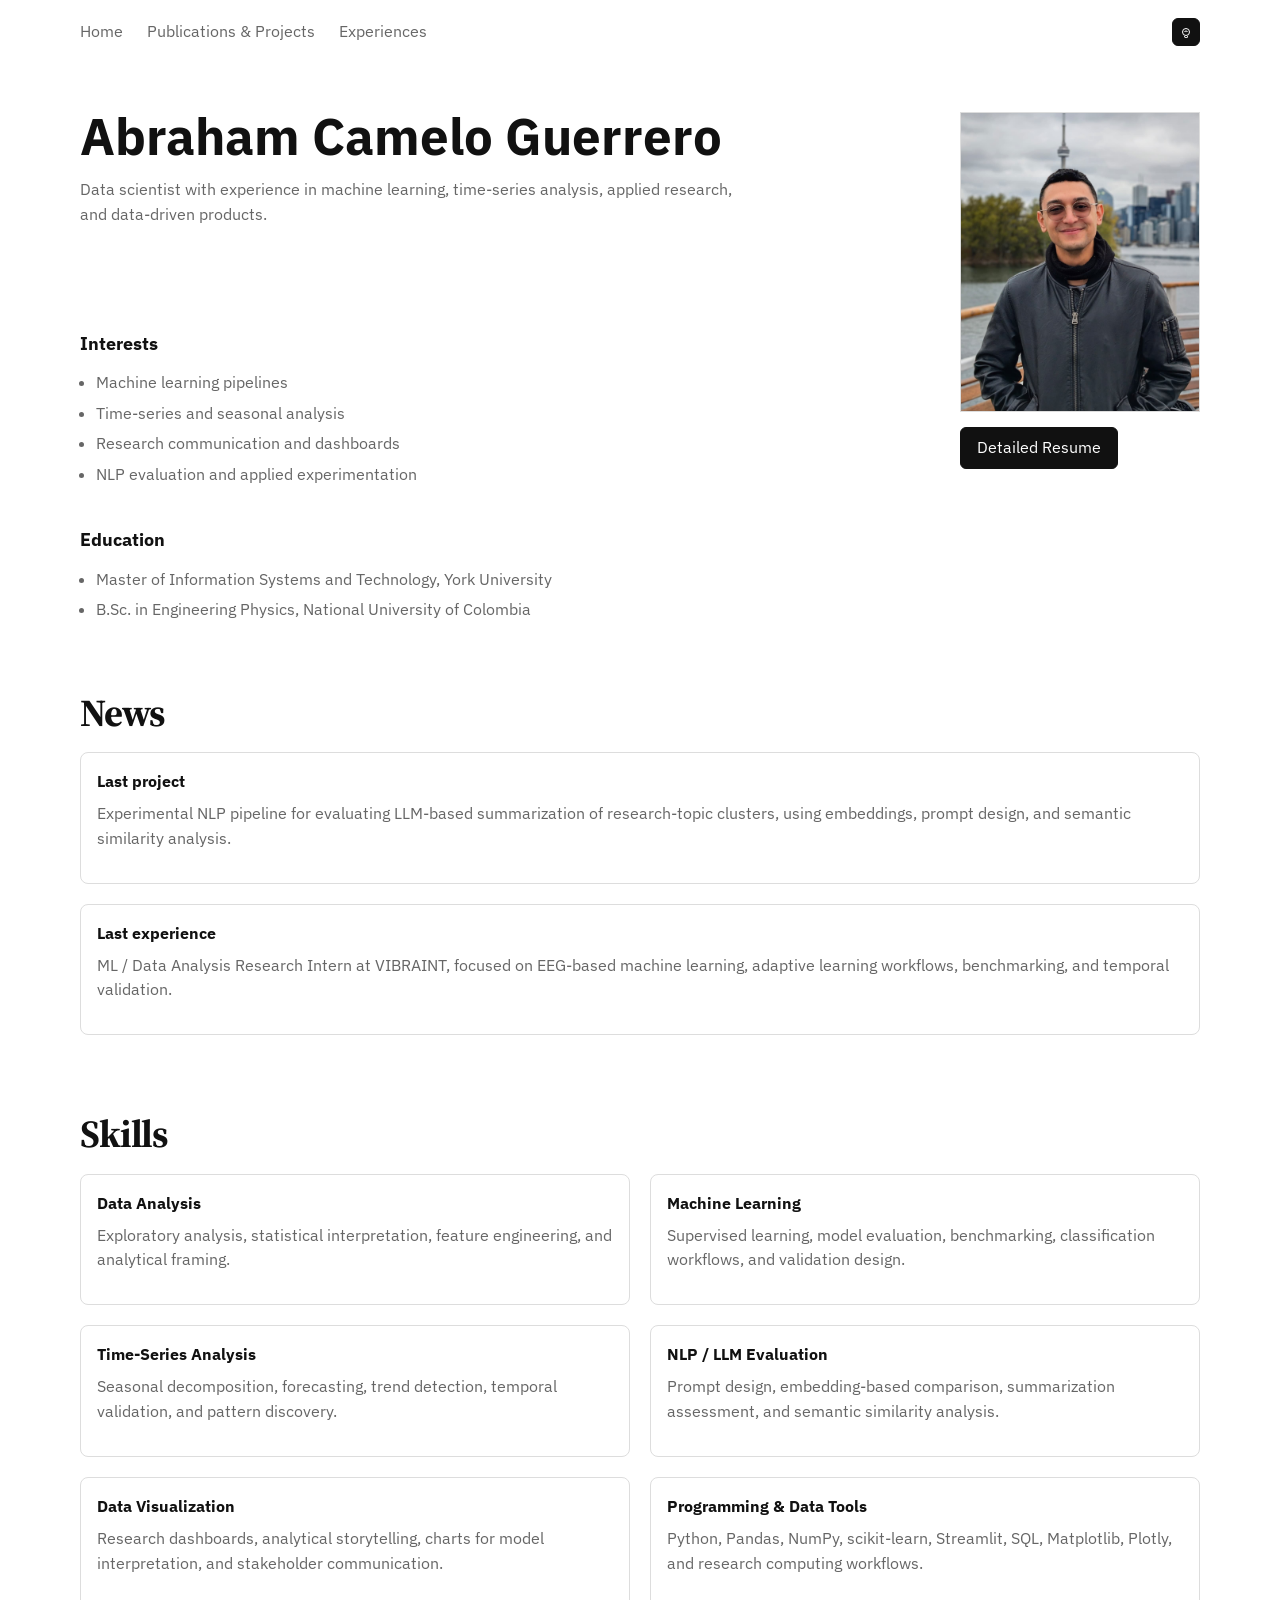
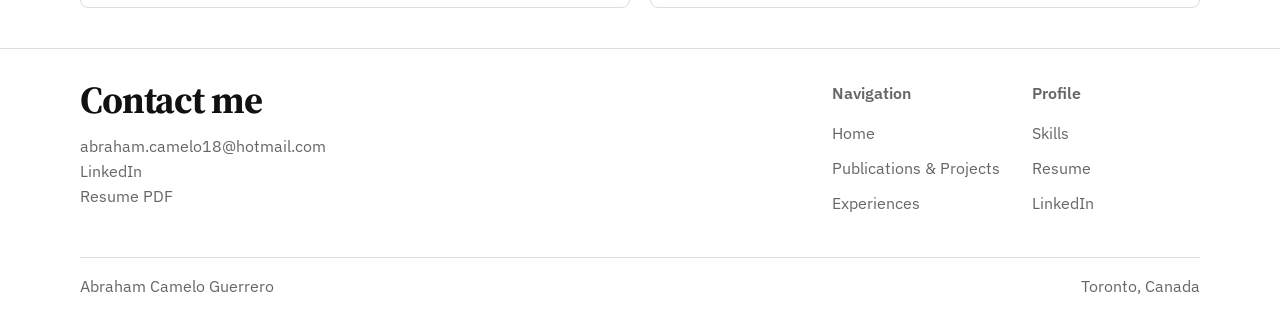
<file: index.html>
<!DOCTYPE html>
<html lang="en">
<head>
  <meta charset="UTF-8">
  <meta name="viewport" content="width=device-width, initial-scale=1.0">
  <meta
    name="description"
    content="Portfolio of Abraham Camelo Guerrero, a data scientist focused on machine learning, time-series analysis, and research-driven data products."
  >
  <title>Abraham Camelo Guerrero | Data Scientist</title>
  <link rel="preconnect" href="https://fonts.googleapis.com">
  <link rel="preconnect" href="https://fonts.gstatic.com" crossorigin>
  <link
    href="https://fonts.googleapis.com/css2?family=IBM+Plex+Sans:wght@400;500;600;700&family=Source+Serif+4:wght@600;700&display=swap"
    rel="stylesheet"
  >
  <link rel="stylesheet" href="styles.css">
</head>
<body>
  <header class="site-header">
    <div class="container header-inner">
      <nav class="site-nav" id="site-nav" aria-label="Primary">
        <a href="index.html">Home</a>
        <a href="work.html">Publications &amp; Projects</a>
        <a href="experience.html">Experiences</a>
      </nav>

      <div class="header-actions">
        <button class="theme-toggle" type="button" aria-label="Switch to dark mode" title="Switch theme">
          <span class="theme-icon" aria-hidden="true"></span>
        </button>
      </div>
    </div>
  </header>

  <main id="top">
    <section class="hero">
      <div class="container hero-grid">
        <div class="hero-intro">
          <h1>Abraham Camelo Guerrero</h1>
          <p class="hero-subtitle">
            Data scientist with experience in machine learning, time-series analysis, applied research,
            and data-driven products.
          </p>
        </div>

        <aside class="hero-aside">
          <img
            class="hero-photo"
            src="assets/me.jpeg"
            alt="Portrait of Abraham Camelo Guerrero"
          >
          <a class="button" href="assets/resume.pdf" target="_blank" rel="noreferrer">Detailed Resume</a>
        </aside>

        <div class="hero-copy">

          <section class="hero-block">
            <h2>Interests</h2>
            <ul class="simple-list">
              <li>Machine learning pipelines</li>
              <li>Time-series and seasonal analysis</li>
              <li>Research communication and dashboards</li>
              <li>NLP evaluation and applied experimentation</li>
            </ul>
          </section>

          <section class="hero-block">
            <h2>Education</h2>
            <ul class="simple-list">
              <li>Master of Information Systems and Technology, York University</li>
              <li>B.Sc. in Engineering Physics, National University of Colombia</li>
            </ul>
          </section>
        </div>
      </div>
    </section>

    <section class="section" id="news">
      <div class="container">
        <h2 class="section-title">News</h2>
        <div class="stack">
          <article class="card news-card">
            <h3>Last project</h3>
            <p>
              Experimental NLP pipeline for evaluating LLM-based summarization of research-topic clusters,
              using embeddings, prompt design, and semantic similarity analysis.
            </p>
          </article>

          <article class="card news-card">
            <h3>Last experience</h3>
            <p>
              ML / Data Analysis Research Intern at VIBRAINT, focused on EEG-based machine learning,
              adaptive learning workflows, benchmarking, and temporal validation.
            </p>
          </article>
        </div>
      </div>
    </section>

    <section class="section" id="skills">
      <div class="container">
        <h2 class="section-title">Skills</h2>
        <div class="grid cards-2">
          <article class="card skill-card">
            <h3>Data Analysis</h3>
            <p>Exploratory analysis, statistical interpretation, feature engineering, and analytical framing.</p>
          </article>
          <article class="card skill-card">
            <h3>Machine Learning</h3>
            <p>Supervised learning, model evaluation, benchmarking, classification workflows, and validation design.</p>
          </article>
          <article class="card skill-card">
            <h3>Time-Series Analysis</h3>
            <p>Seasonal decomposition, forecasting, trend detection, temporal validation, and pattern discovery.</p>
          </article>
          <article class="card skill-card">
            <h3>NLP / LLM Evaluation</h3>
            <p>Prompt design, embedding-based comparison, summarization assessment, and semantic similarity analysis.</p>
          </article>
          <article class="card skill-card">
            <h3>Data Visualization</h3>
            <p>Research dashboards, analytical storytelling, charts for model interpretation, and stakeholder communication.</p>
          </article>
          <article class="card skill-card">
            <h3>Programming &amp; Data Tools</h3>
            <p>Python, Pandas, NumPy, scikit-learn, Streamlit, SQL, Matplotlib, Plotly, and research computing workflows.</p>
          </article>
        </div>
      </div>
    </section>

  </main>

  <footer class="site-footer">
    <div class="container contact-grid footer-contact">
      <div>
        <h2 class="section-title">Contact me</h2>
        <p>
          <a href="mailto:abraham.camelo18@hotmail.com">abraham.camelo18@hotmail.com</a><br>
          <a href="https://www.linkedin.com/in/acamelog" target="_blank" rel="noreferrer">LinkedIn</a><br>
          <a href="assets/resume.pdf" target="_blank" rel="noreferrer">Resume PDF</a>
        </p>
      </div>

      <div class="footer-links">
        <div>
          <p class="footer-title">Navigation</p>
          <a href="index.html">Home</a>
          <a href="work.html">Publications &amp; Projects</a>
          <a href="experience.html">Experiences</a>
        </div>
        <div>
          <p class="footer-title">Profile</p>
          <a href="#skills">Skills</a>
          <a href="assets/resume.pdf" target="_blank" rel="noreferrer">Resume</a>
          <a href="https://www.linkedin.com/in/acamelog" target="_blank" rel="noreferrer">LinkedIn</a>
        </div>
      </div>
    </div>
    <div class="container footer-inner">
      <p>Abraham Camelo Guerrero</p>
      <p>Toronto, Canada</p>
    </div>
  </footer>
  <script src="script.js"></script>
</body>
</html>
</file>
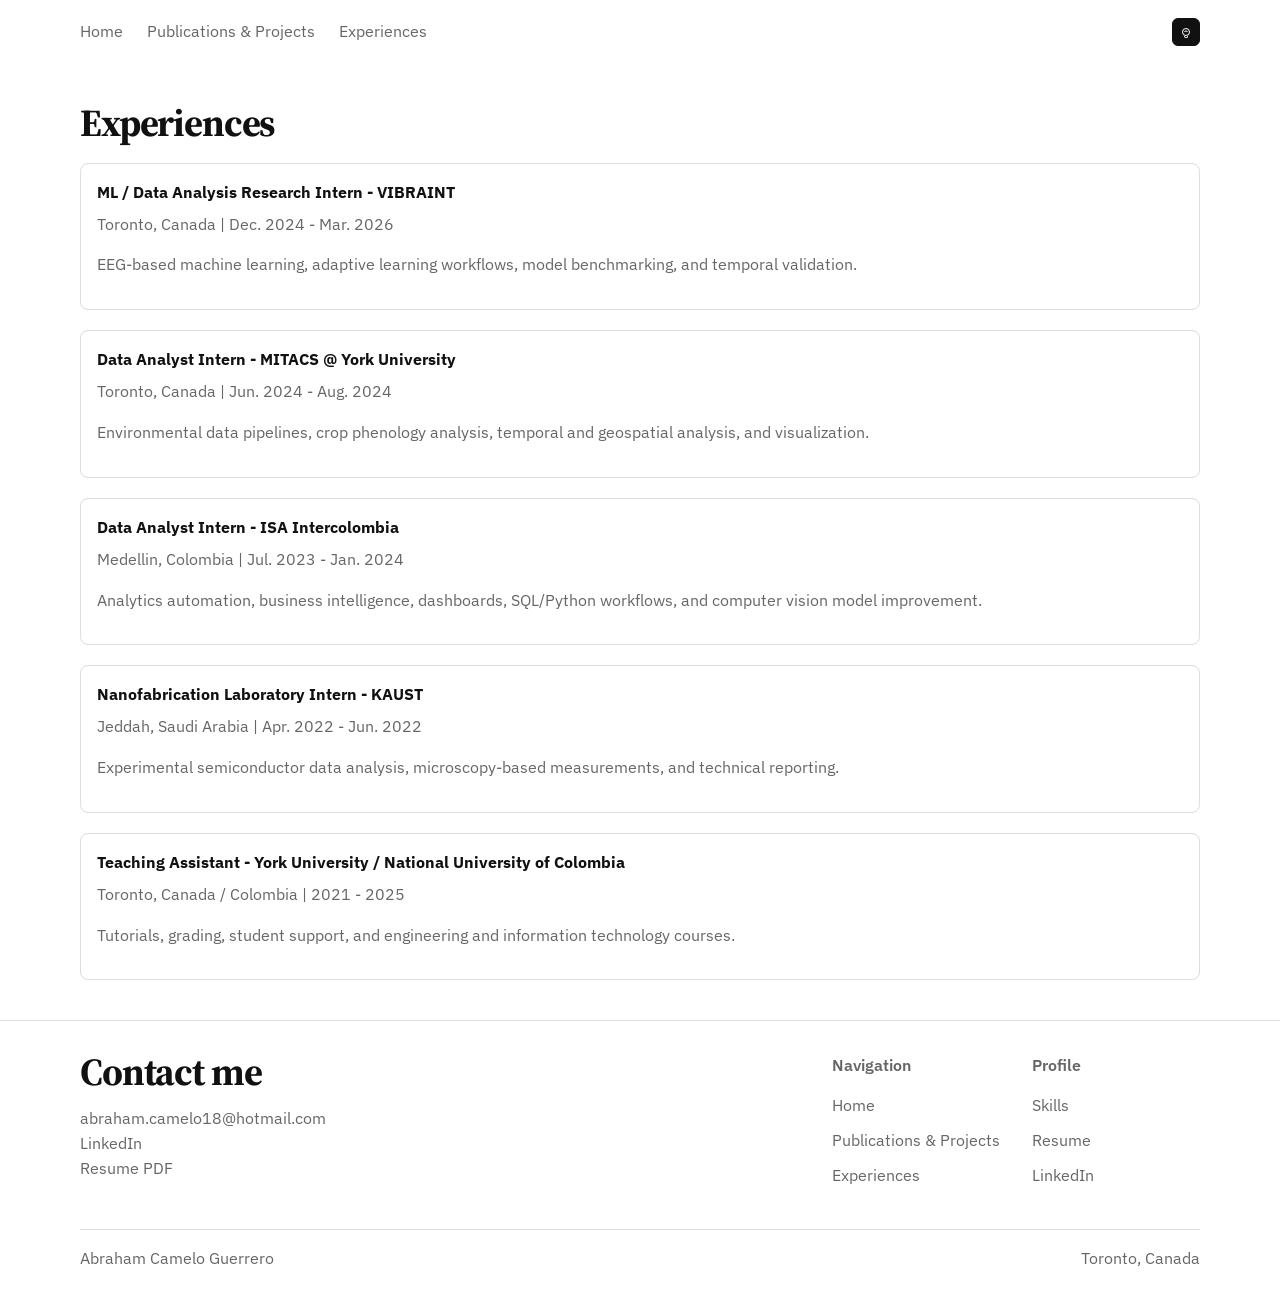
<file: experience.html>
<!DOCTYPE html>
<html lang="en">
<head>
  <meta charset="UTF-8">
  <meta name="viewport" content="width=device-width, initial-scale=1.0">
  <meta
    name="description"
    content="Experience of Abraham Camelo Guerrero."
  >
  <title>Experiences | Abraham Camelo Guerrero</title>
  <link rel="preconnect" href="https://fonts.googleapis.com">
  <link rel="preconnect" href="https://fonts.gstatic.com" crossorigin>
  <link
    href="https://fonts.googleapis.com/css2?family=IBM+Plex+Sans:wght@400;500;600;700&family=Source+Serif+4:wght@600;700&display=swap"
    rel="stylesheet"
  >
  <link rel="stylesheet" href="styles.css">
</head>
<body>
  <header class="site-header">
    <div class="container header-inner">
      <nav class="site-nav" aria-label="Primary">
        <a href="index.html">Home</a>
        <a href="work.html">Publications &amp; Projects</a>
        <a href="experience.html">Experiences</a>
      </nav>

      <div class="header-actions">
        <button class="theme-toggle" type="button" aria-label="Switch to dark mode" title="Switch theme">
          <span class="theme-icon" aria-hidden="true"></span>
        </button>
      </div>
    </div>
  </header>

  <main>
    <section class="section">
      <div class="container">
        <h2 class="section-title">Experiences</h2>
        <div class="stack">
          <article class="card experience-card">
            <h3>ML / Data Analysis Research Intern - VIBRAINT</h3>
            <p>Toronto, Canada | Dec. 2024 - Mar. 2026</p>
            <p>EEG-based machine learning, adaptive learning workflows, model benchmarking, and temporal validation.</p>
          </article>

          <article class="card experience-card">
            <h3>Data Analyst Intern - MITACS @ York University</h3>
            <p>Toronto, Canada | Jun. 2024 - Aug. 2024</p>
            <p>Environmental data pipelines, crop phenology analysis, temporal and geospatial analysis, and visualization.</p>
          </article>

          <article class="card experience-card">
            <h3>Data Analyst Intern - ISA Intercolombia</h3>
            <p>Medellin, Colombia | Jul. 2023 - Jan. 2024</p>
            <p>Analytics automation, business intelligence, dashboards, SQL/Python workflows, and computer vision model improvement.</p>
          </article>

          <article class="card experience-card">
            <h3>Nanofabrication Laboratory Intern - KAUST</h3>
            <p>Jeddah, Saudi Arabia | Apr. 2022 - Jun. 2022</p>
            <p>Experimental semiconductor data analysis, microscopy-based measurements, and technical reporting.</p>
          </article>

          <article class="card experience-card">
            <h3>Teaching Assistant - York University / National University of Colombia</h3>
            <p>Toronto, Canada / Colombia | 2021 - 2025</p>
            <p>Tutorials, grading, student support, and engineering and information technology courses.</p>
          </article>
        </div>
      </div>
    </section>
  </main>

  <footer class="site-footer">
    <div class="container contact-grid footer-contact">
      <div>
        <h2 class="section-title">Contact me</h2>
        <p>
          <a href="mailto:abraham.camelo18@hotmail.com">abraham.camelo18@hotmail.com</a><br>
          <a href="https://www.linkedin.com/in/acamelog" target="_blank" rel="noreferrer">LinkedIn</a><br>
          <a href="assets/resume.pdf" target="_blank" rel="noreferrer">Resume PDF</a>
        </p>
      </div>

      <div class="footer-links">
        <div>
          <p class="footer-title">Navigation</p>
          <a href="index.html">Home</a>
          <a href="work.html">Publications &amp; Projects</a>
          <a href="experience.html">Experiences</a>
        </div>
        <div>
          <p class="footer-title">Profile</p>
          <a href="index.html#skills">Skills</a>
          <a href="assets/resume.pdf" target="_blank" rel="noreferrer">Resume</a>
          <a href="https://www.linkedin.com/in/acamelog" target="_blank" rel="noreferrer">LinkedIn</a>
        </div>
      </div>
    </div>
    <div class="container footer-inner">
      <p>Abraham Camelo Guerrero</p>
      <p>Toronto, Canada</p>
    </div>
  </footer>
  <script src="script.js"></script>
</body>
</html>
</file>
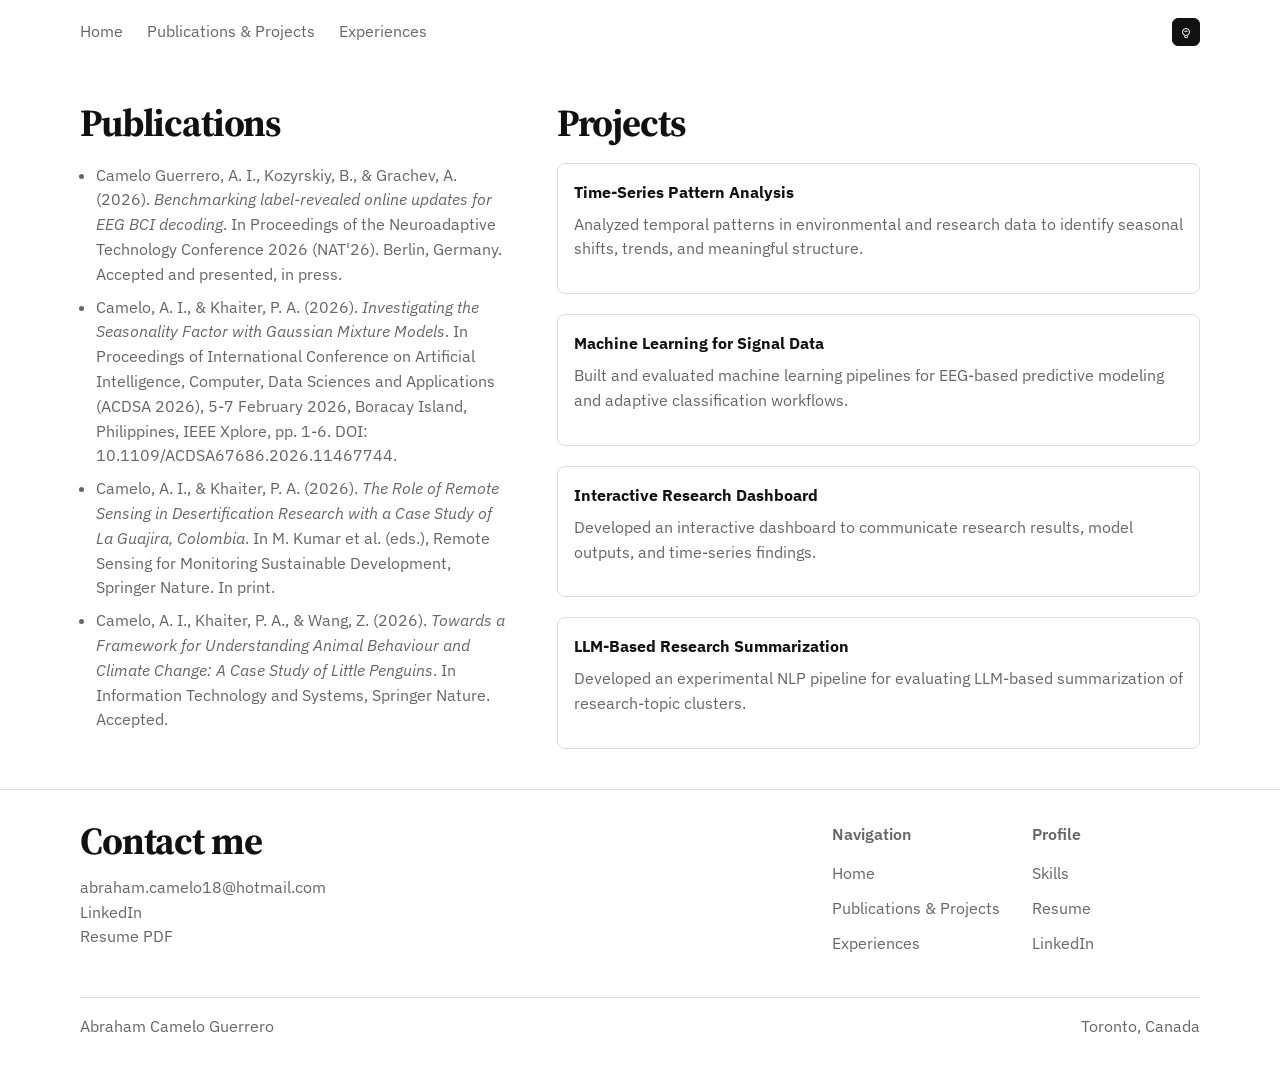
<file: work.html>
<!DOCTYPE html>
<html lang="en">
<head>
  <meta charset="UTF-8">
  <meta name="viewport" content="width=device-width, initial-scale=1.0">
  <meta
    name="description"
    content="Publications and projects of Abraham Camelo Guerrero."
  >
  <title>Publications &amp; Projects | Abraham Camelo Guerrero</title>
  <link rel="preconnect" href="https://fonts.googleapis.com">
  <link rel="preconnect" href="https://fonts.gstatic.com" crossorigin>
  <link
    href="https://fonts.googleapis.com/css2?family=IBM+Plex+Sans:wght@400;500;600;700&family=Source+Serif+4:wght@600;700&display=swap"
    rel="stylesheet"
  >
  <link rel="stylesheet" href="styles.css">
</head>
<body>
  <header class="site-header">
    <div class="container header-inner">
      <nav class="site-nav" aria-label="Primary">
        <a href="index.html">Home</a>
        <a href="work.html">Publications &amp; Projects</a>
        <a href="experience.html">Experiences</a>
      </nav>

      <div class="header-actions">
        <button class="theme-toggle" type="button" aria-label="Switch to dark mode" title="Switch theme">
          <span class="theme-icon" aria-hidden="true"></span>
        </button>
      </div>
    </div>
  </header>

  <main>
    <section class="section">
      <div class="container">
        <div class="content-grid">
          <div class="content-column">
            <h2 class="section-title">Publications</h2>
            <ul class="simple-list compact-list">
              <li>Camelo Guerrero, A. I., Kozyrskiy, B., &amp; Grachev, A. (2026). <em>Benchmarking label-revealed online updates for EEG BCI decoding</em>. In Proceedings of the Neuroadaptive Technology Conference 2026 (NAT'26). Berlin, Germany. Accepted and presented, in press.</li>
              <li>Camelo, A. I., &amp; Khaiter, P. A. (2026). <em>Investigating the Seasonality Factor with Gaussian Mixture Models</em>. In Proceedings of International Conference on Artificial Intelligence, Computer, Data Sciences and Applications (ACDSA 2026), 5-7 February 2026, Boracay Island, Philippines, IEEE Xplore, pp. 1-6. DOI: 10.1109/ACDSA67686.2026.11467744.</li>
              <li>Camelo, A. I., &amp; Khaiter, P. A. (2026). <em>The Role of Remote Sensing in Desertification Research with a Case Study of La Guajira, Colombia</em>. In M. Kumar et al. (eds.), Remote Sensing for Monitoring Sustainable Development, Springer Nature. In print.</li>
              <li>Camelo, A. I., Khaiter, P. A., &amp; Wang, Z. (2026). <em>Towards a Framework for Understanding Animal Behaviour and Climate Change: A Case Study of Little Penguins</em>. In Information Technology and Systems, Springer Nature. Accepted.</li>
            </ul>
          </div>

          <div class="content-column">
            <h2 class="section-title">Projects</h2>
            <div class="stack">
              <article class="card project-card">
                <h3>Time-Series Pattern Analysis</h3>
                <p>
                  Analyzed temporal patterns in environmental and research data to identify seasonal shifts,
                  trends, and meaningful structure.
                </p>
              </article>

              <article class="card project-card">
                <h3>Machine Learning for Signal Data</h3>
                <p>
                  Built and evaluated machine learning pipelines for EEG-based predictive modeling and adaptive
                  classification workflows.
                </p>
              </article>

              <article class="card project-card">
                <h3>Interactive Research Dashboard</h3>
                <p>
                  Developed an interactive dashboard to communicate research results, model outputs, and
                  time-series findings.
                </p>
              </article>

              <article class="card project-card">
                <h3>LLM-Based Research Summarization</h3>
                <p>
                  Developed an experimental NLP pipeline for evaluating LLM-based summarization of research-topic
                  clusters.
                </p>
              </article>
            </div>
          </div>
        </div>
      </div>
    </section>
  </main>

  <footer class="site-footer">
    <div class="container contact-grid footer-contact">
      <div>
        <h2 class="section-title">Contact me</h2>
        <p>
          <a href="mailto:abraham.camelo18@hotmail.com">abraham.camelo18@hotmail.com</a><br>
          <a href="https://www.linkedin.com/in/acamelog" target="_blank" rel="noreferrer">LinkedIn</a><br>
          <a href="assets/resume.pdf" target="_blank" rel="noreferrer">Resume PDF</a>
        </p>
      </div>

      <div class="footer-links">
        <div>
          <p class="footer-title">Navigation</p>
          <a href="index.html">Home</a>
          <a href="work.html">Publications &amp; Projects</a>
          <a href="experience.html">Experiences</a>
        </div>
        <div>
          <p class="footer-title">Profile</p>
          <a href="index.html#skills">Skills</a>
          <a href="assets/resume.pdf" target="_blank" rel="noreferrer">Resume</a>
          <a href="https://www.linkedin.com/in/acamelog" target="_blank" rel="noreferrer">LinkedIn</a>
        </div>
      </div>
    </div>
    <div class="container footer-inner">
      <p>Abraham Camelo Guerrero</p>
      <p>Toronto, Canada</p>
    </div>
  </footer>
  <script src="script.js"></script>
</body>
</html>
</file>
<file: styles.css>
:root {
  --bg: #ffffff;
  --surface: #ffffff;
  --text: #111111;
  --muted: #666666;
  --border: #dddddd;
  --accent: #111111;
  --container: 1120px;
  --radius: 8px;
}

[data-theme="dark"] {
  --bg: #0f1113;
  --surface: #171a1e;
  --text: #f3f2ef;
  --muted: #b3b1ab;
  --border: #2d3339;
  --accent: #f3f2ef;
}

*,
*::before,
*::after {
  box-sizing: border-box;
}

html {
  scroll-behavior: smooth;
}

body {
  margin: 0;
  font-family: "IBM Plex Sans", sans-serif;
  color: var(--text);
  background: var(--bg);
  line-height: 1.55;
}

img {
  display: block;
  max-width: 100%;
}

a {
  color: inherit;
  text-decoration: none;
}

p,
ul,
h1,
h2,
h3 {
  margin-top: 0;
}

.container {
  width: min(calc(100% - 5rem), var(--container));
  margin: 0 auto;
}

.site-header {
  background: var(--bg);
  border-bottom: 1px solid transparent;
}

.header-inner {
  display: grid;
  grid-template-columns: 1fr auto;
  align-items: center;
  gap: 1.5rem;
  padding: 1.1rem 0;
}

.site-nav {
  display: flex;
  align-items: center;
  gap: 1.5rem;
  justify-content: flex-start;
}

.site-nav a,
.footer-links a,
.contact-grid a {
  color: var(--muted);
}

.site-nav a:hover,
.site-nav a:focus-visible,
.footer-links a:hover,
.footer-links a:focus-visible,
.contact-grid a:hover,
.contact-grid a:focus-visible {
  color: var(--text);
}

.header-actions {
  display: flex;
  align-items: center;
  gap: 0.75rem;
}

.theme-toggle,
.header-button,
.button {
  display: inline-flex;
  align-items: center;
  justify-content: center;
  min-height: 42px;
  padding: 0 1rem;
  border-radius: 6px;
  background: var(--accent);
  color: #ffffff;
  border: 1px solid var(--accent);
}

[data-theme="dark"] .theme-toggle,
[data-theme="dark"] .header-button,
[data-theme="dark"] .button {
  color: #111111;
}

.theme-toggle {
  cursor: pointer;
  font: inherit;
  min-height: 28px;
  width: 28px;
  padding: 0;
}

.theme-icon {
  position: relative;
  width: 8px;
  height: 8px;
  border: 1.5px solid currentColor;
  border-radius: 999px;
}

.theme-icon::before {
  content: "";
  position: absolute;
  left: 50%;
  bottom: -3px;
  width: 4px;
  height: 2px;
  border: 1.5px solid currentColor;
  border-top: 0;
  border-radius: 0 0 2px 2px;
  transform: translateX(-50%);
}

.theme-icon::after {
  content: "";
  position: absolute;
  left: 50%;
  top: 1px;
  width: 3px;
  height: 3px;
  border-top: 1.5px solid currentColor;
  border-left: 1.5px solid currentColor;
  border-radius: 999px 0 0 0;
  transform: translateX(-50%) rotate(45deg);
}

[data-theme="dark"] .theme-icon {
  box-shadow: 0 0 0 2px transparent, 0 0 10px rgba(243, 242, 239, 0.18);
}

.hero,
.section {
  scroll-margin-top: 3rem;
}

.hero {
  padding: 3rem 0 2rem;
}

.hero-grid {
  display: grid;
  grid-template-columns: minmax(0, 1.5fr) 240px;
  grid-template-areas:
    "intro aside"
    "copy aside";
  gap: 4rem;
  align-items: start;
}

.hero-intro {
  grid-area: intro;
}

.hero-copy h1,
.section-title {
  font-family: "Source Serif 4", serif;
  font-weight: 700;
  letter-spacing: -0.03em;
}

.hero-intro h1 {
  font-size: clamp(2.25rem, 4vw, 3.7rem);
  line-height: 0.95;
  margin-bottom: 1rem;
}

.hero-subtitle,
.hero-block p,
.simple-list,
.card p,
.footer-inner,
.footer-title {
  color: var(--muted);
}

.hero-subtitle {
  max-width: 42rem;
  margin-bottom: 2.5rem;
}

.hero-block + .hero-block {
  margin-top: 2.5rem;
}

.hero-block h2,
.card h3 {
  font-size: 1.1rem;
  margin-bottom: 0.8rem;
}

.simple-list {
  padding-left: 1rem;
  margin-bottom: 0;
}

.simple-list li + li {
  margin-top: 0.35rem;
}

.compact-list li + li {
  margin-top: 0.5rem;
}

.hero-aside {
  grid-area: aside;
  display: grid;
  gap: 0.9rem;
  justify-items: start;
}

.hero-copy {
  grid-area: copy;
}

.hero-photo {
  width: 100%;
  aspect-ratio: 4 / 5;
  object-fit: cover;
  border: 1px solid var(--border);
}

.section {
  padding: 2.5rem 0;
}

.section-title {
  font-size: clamp(1.8rem, 3vw, 2.4rem);
  line-height: 1;
  margin-bottom: 1.25rem;
}

.content-grid {
  display: grid;
  grid-template-columns: minmax(0, 0.8fr) minmax(0, 1.2fr);
  gap: 3rem;
}

.content-column {
  min-width: 0;
}

.grid,
.stack,
.footer-links {
  display: grid;
  gap: 1.25rem;
}

.cards-2 {
  grid-template-columns: repeat(2, minmax(0, 1fr));
}

.card {
  padding: 1rem;
  background: var(--surface);
  border: 1px solid var(--border);
  border-radius: var(--radius);
}

.news-card h3,
.project-card h3,
.experience-card h3,
.skill-card h3 {
  font-size: 1rem;
  margin-bottom: 0.45rem;
}

.contact-grid {
  display: grid;
  grid-template-columns: minmax(0, 1fr) auto;
  gap: 2rem;
  align-items: start;
}

.footer-links {
  grid-template-columns: repeat(2, minmax(140px, 1fr));
  gap: 2rem;
}

.footer-links a {
  display: block;
}

.footer-links a + a {
  margin-top: 0.65rem;
}

.footer-title {
  margin-bottom: 0.9rem;
  font-weight: 600;
}

.site-footer {
  padding: 2rem 0 2rem;
  border-top: 1px solid var(--border);
}

.footer-contact {
  padding-bottom: 2rem;
}

.footer-contact .section-title {
  margin-bottom: 0.9rem;
}

.footer-inner {
  display: flex;
  align-items: center;
  justify-content: space-between;
  gap: 1rem;
  padding-top: 1rem;
  border-top: 1px solid var(--border);
}

.footer-inner p {
  margin-bottom: 0;
}

@media (max-width: 900px) {
  .content-grid,
  .contact-grid,
  .cards-2 {
    grid-template-columns: 1fr;
  }

  .hero-grid {
    grid-template-columns: 1fr;
    grid-template-areas:
      "intro"
      "aside"
      "copy";
    gap: 2rem;
  }

  .hero-aside {
    max-width: 240px;
  }
}

@media (max-width: 760px) {
  .container {
    width: min(calc(100% - 2rem), var(--container));
  }

  .header-inner {
    grid-template-columns: 1fr;
    justify-items: start;
  }

  .site-nav {
    flex-wrap: wrap;
    justify-content: flex-start;
  }

  .header-actions {
    flex-wrap: wrap;
  }

  .footer-links {
    grid-template-columns: 1fr;
    gap: 1.25rem;
  }

  .footer-inner {
    flex-direction: column;
    align-items: flex-start;
  }
}

@media (prefers-reduced-motion: reduce) {
  html {
    scroll-behavior: auto;
  }
}
</file>
